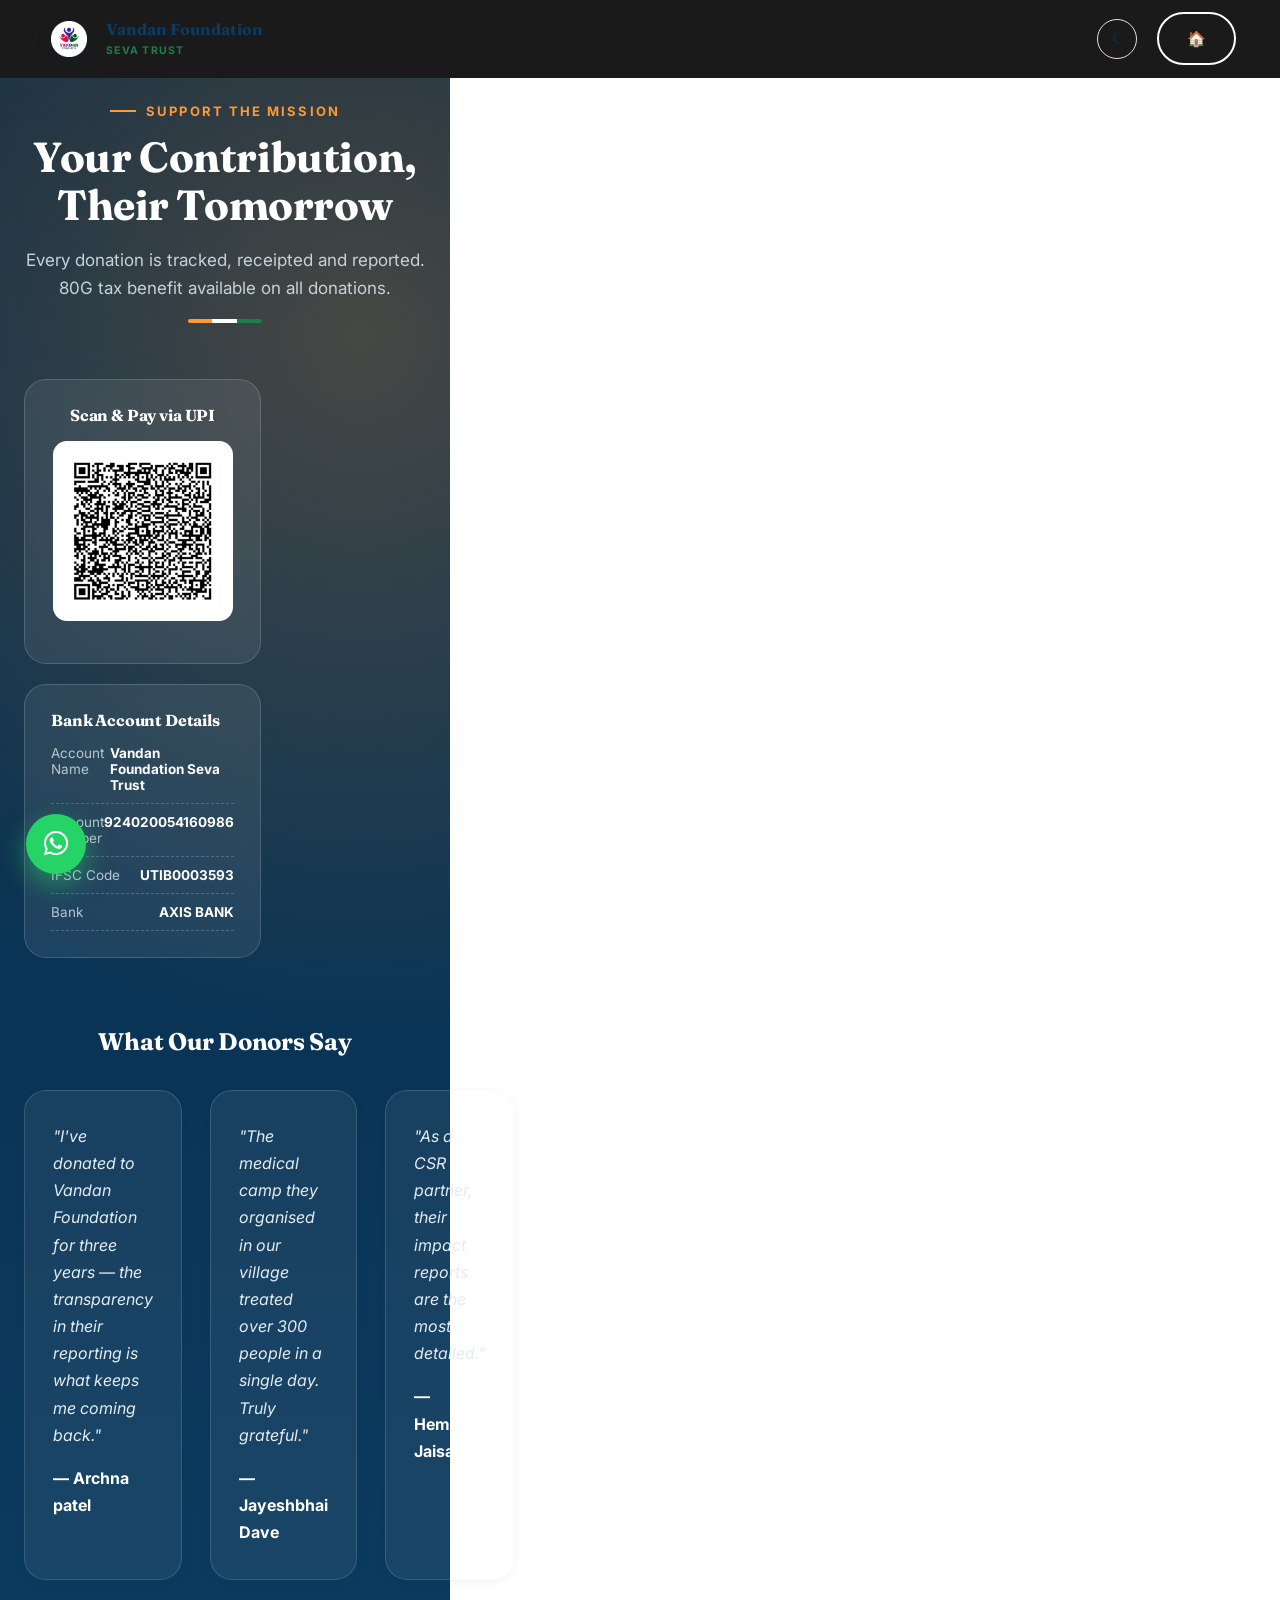
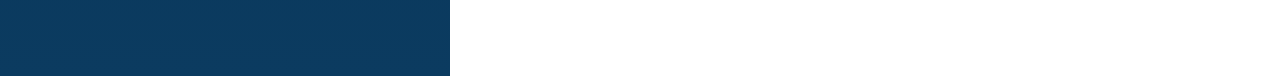
<file: Donate.html>
<!DOCTYPE html>
<html lang="en">
<head>
<meta charset="UTF-8">
<meta name="viewport" content="width=device-width, initial-scale=1.0">
<title>Vandan Foundation Seva Trust | Together We Can Make a Difference</title>
<meta name="description" content="Vandan Foundation Seva Trust is a registered charitable organization working in education, healthcare, environment and community welfare across India. Donate, volunteer, or partner with us.">
<meta name="keywords" content="NGO, charitable trust, donate, volunteer, education support, medical camps, tree plantation, India seva trust">
<meta property="og:title" content="Vandan Foundation Seva Trust">
<meta property="og:description" content="Together We Can Make a Difference — a registered charitable trust serving education, healthcare, environment and community welfare.">
<meta property="og:type" content="website">
<link rel="icon" href="data:image/svg+xml,<svg xmlns=%22http://www.w3.org/2000/svg%22 viewBox=%220 0 100 100%22><circle cx=%2250%22 cy=%2250%22 r=%2248%22 fill=%22%230B3B60%22/><text x=%2250%22 y=%2263%22 font-size=%2250%22 text-anchor=%22middle%22 fill=%22%23FF9933%22>V</text></svg>">
<link rel="preconnect" href="https://fonts.googleapis.com">
<link href="https://fonts.googleapis.com/css2?family=Fraunces:ital,wght@0,500;0,600;0,700;1,500&family=Inter:wght@400;500;600;700;800&display=swap" rel="stylesheet">
<link rel="stylesheet" href="https://cdnjs.cloudflare.com/ajax/libs/font-awesome/6.5.1/css/all.min.css">
<link rel="stylesheet" href="style.css">
</head>
<body>
<header class="navbar" id="navbar">
  <div class="container nav-inner">
    <a href="#home" class="brand">
      <span class="brand-mark"><span><img src="logo.jpg"></span></span>
      <span class="brand-name"><b>Vandan Foundation</b><small>Seva Trust</small></span>
    </a>
    <nav class="nav-links" id="navLinks">
      <a href="#home"></a>
      <a href="#about"></a>
      <a href="#gallery"></a>
      <a href="#donate"></a>
      <a href="#volunteer"></a>
      <a href="#team"></a>
      <a href="#contact"></a>
    </nav>
    <div class="nav-actions">
     <button class="nav-toggle" id="navToggle" aria-label="Toggle menu"><i class></i></button>
      <button class="icon-btn" id="themeToggle" aria-label="Toggle dark mode"><i class="fa-solid fa-moon"></i></button>
      <a href="#donate" ></a>
      <a href="index.html" class="btn btn-outline" style="">🏠</a>
    </div>
  </div>
</header>
  <!-- ============ 8. DONATION ============ -->
  <section class="section donate-section" id="donate">
    <div class="container">
      <div class="section-head center reveal" style="max-width:640px;">
        <span class="eyebrow" style="color:var(--saffron);">Support the Mission</span>
        <h2 style="color:#fff;">Your Contribution, Their Tomorrow</h2>
        <p style="color:#C6D2DA;">Every donation is tracked, receipted and reported. 80G tax benefit available on all donations.</p>
        <div class="thread center"></div>
      </div>
      <div class="donate-wrap">


        <div class="donate-side">
          <div class="qr-card reveal d1">
            <h4 style="color:#fff;font-family:'Fraunces',serif;">Scan &amp; Pay via UPI</h4>
            <div class="qr-box"><img src="qr.JPG" alt="UPI QR code for donations" loading="lazy"></div>

          </div>
          <div class="bank-card reveal d2">
            <h4 style="color:#fff;font-family:'Fraunces',serif;margin-bottom:6px;">Bank Account Details</h4>
            <div class="bank-row"><span>Account Name</span><span>Vandan Foundation Seva Trust</span></div>
            <div class="bank-row"><span>Account Number</span><span> 924020054160986</span></div>
            <div class="bank-row"><span>IFSC Code</span><span>UTIB0003593</span></div>
            <div class="bank-row"><span>Bank </span><span>AXIS BANK</span></div>
          </div>

        </div>
      </div>

      <div style="margin-top:70px;">
        <h3 style="color:#fff;text-align:center;font-size:24px;" class="reveal">What Our Donors Say</h3>
        <div class="grid g-3" style="margin-top:34px;">
          <div class="card reveal" style="background:rgba(255,255,255,.06);border-color:rgba(255,255,255,.14);"><p style="color:#E4ECF1;font-style:italic;">"I've donated to Vandan Foundation for three years — the transparency in their reporting is what keeps me coming back."</p><p style="margin-top:16px;color:#fff;font-weight:700;font-style:normal;">— Archna patel  </p></div>
          <div class="card reveal d1" style="background:rgba(255,255,255,.06);border-color:rgba(255,255,255,.14);"><p style="color:#E4ECF1;font-style:italic;">"The medical camp they organised in our village treated over 300 people in a single day. Truly grateful."</p><p style="margin-top:16px;color:#fff;font-weight:700;font-style:normal;">— Jayeshbhai Dave </p></div>
          <div class="card reveal d2" style="background:rgba(255,255,255,.06);border-color:rgba(255,255,255,.14);"><p style="color:#E4ECF1;font-style:italic;">"As a CSR partner, their impact reports are the most detailed."</p><p style="margin-top:16px;color:#fff;font-weight:700;font-style:normal;">— Heman Jaisar </p></div>
        </div>
      </div>
    </div>
  </section>

<!-- ============ FLOATING UTILITIES ============ -->
<a href="https://wa.me/919876543210" class="whatsapp-float" aria-label="Chat with us on WhatsApp" target="_blank" rel="noopener"><i class="fa-brands fa-whatsapp"></i></a>
<button class="back-top" id="backTop" aria-label="Back to top"><i class="fa-solid fa-arrow-up"></i></button>

<script src="script.js"></script>
</body>
</html>
</file>
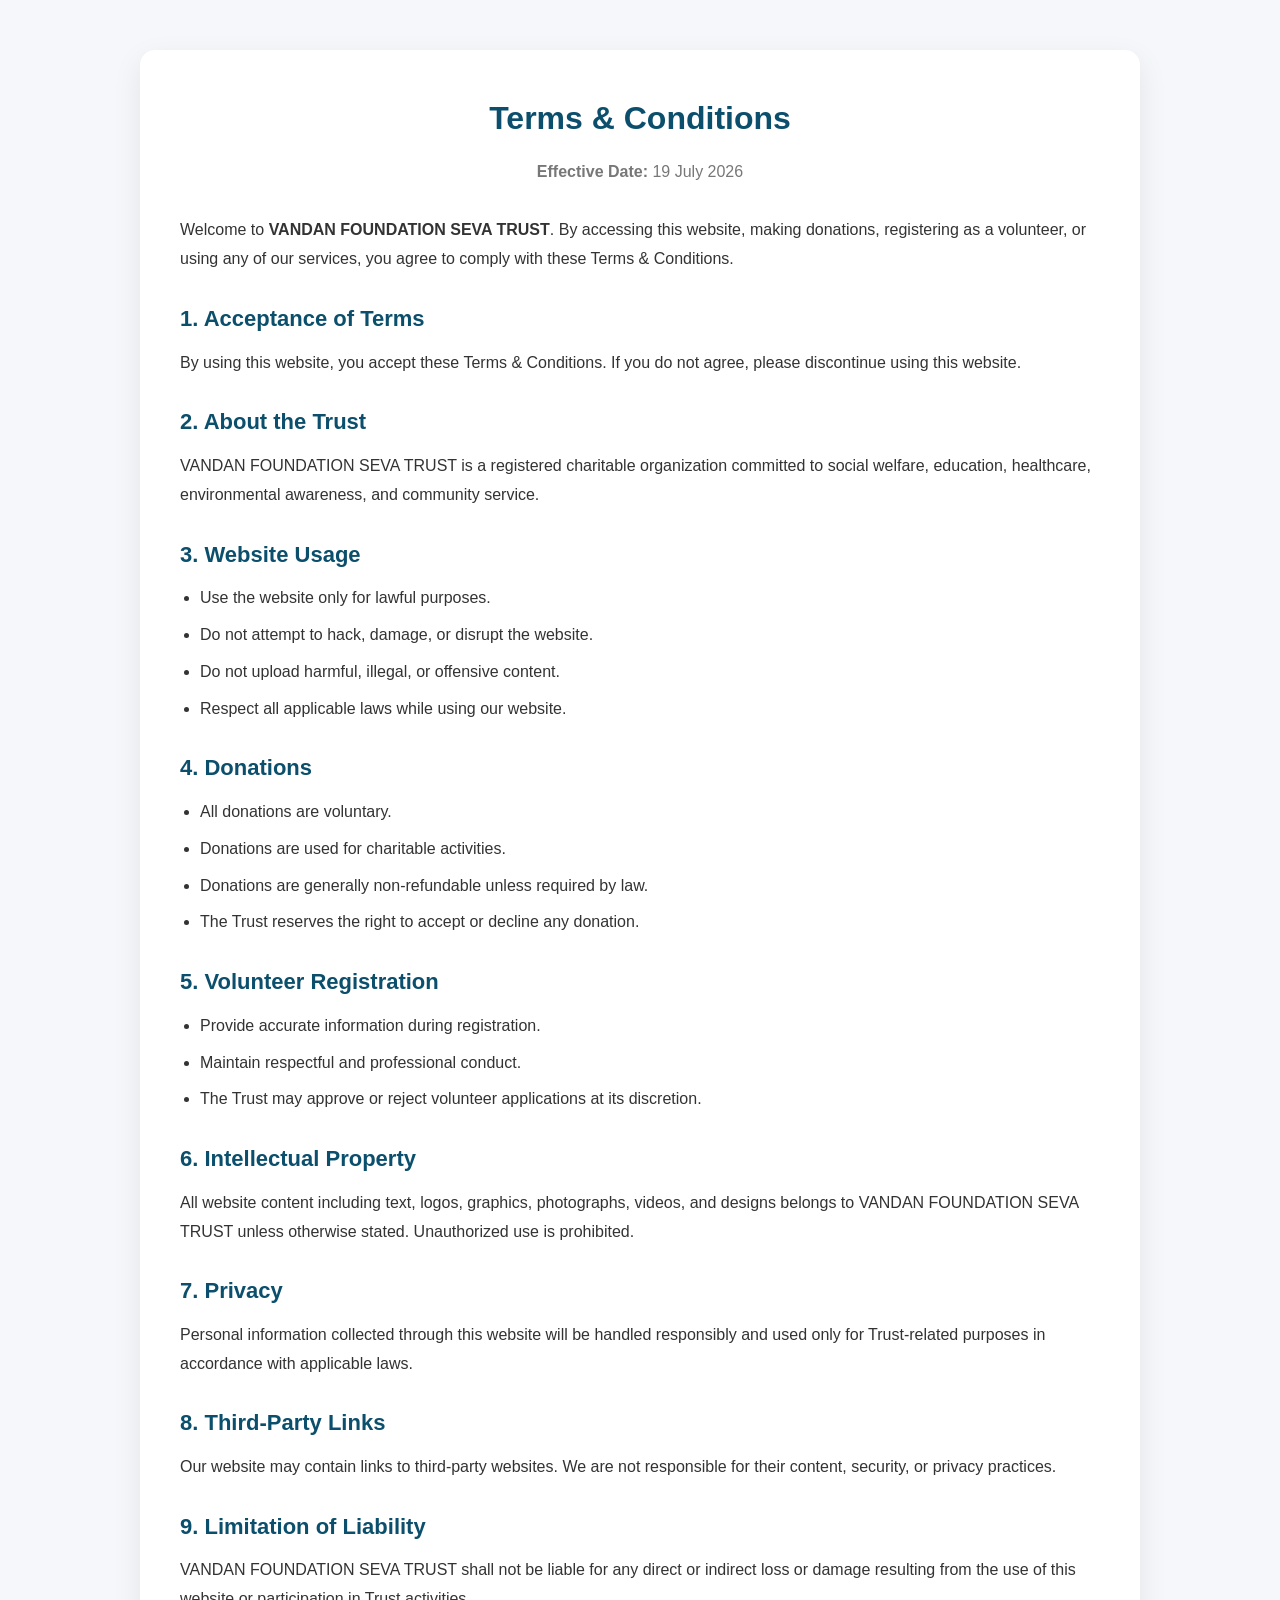
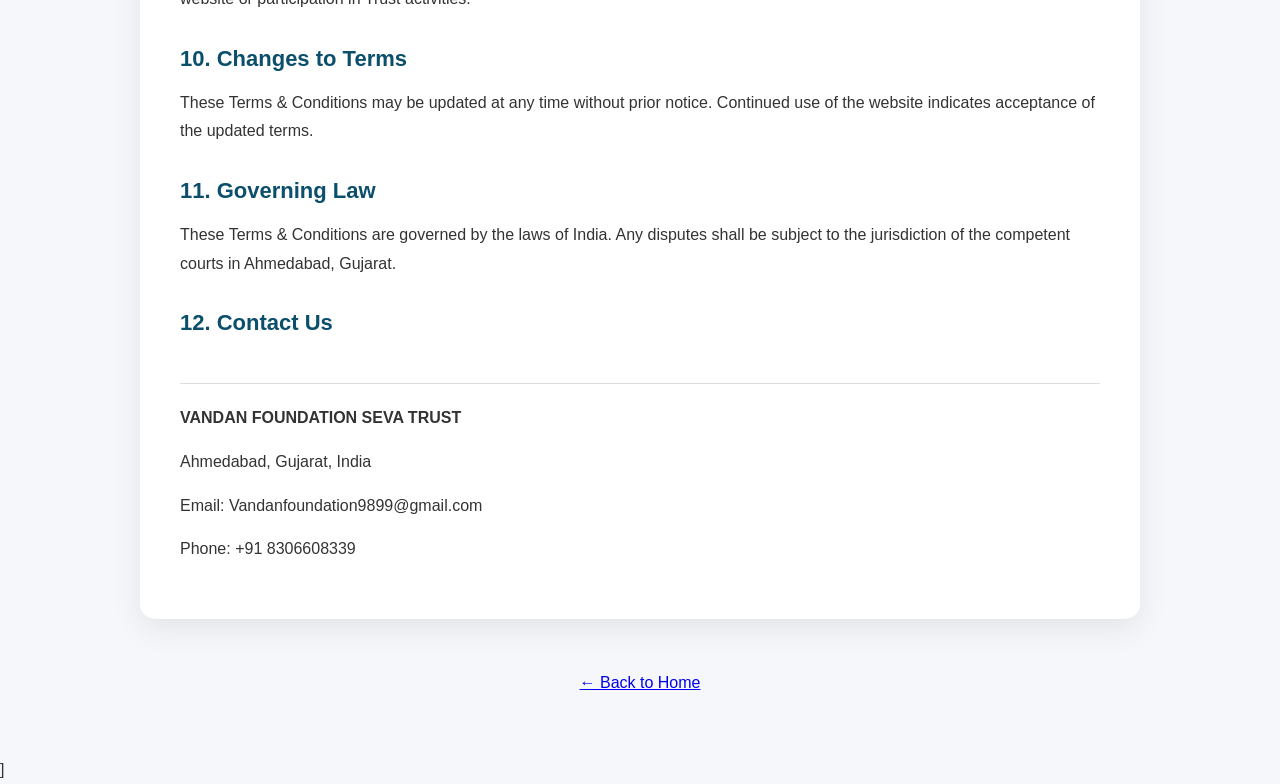
<file: tc.html>
<!DOCTYPE html>
<html lang="en">
<head>
<meta charset="UTF-8">
<meta name="viewport" content="width=device-width, initial-scale=1.0">
<title>Terms & Conditions | VANDAN FOUNDATION SEVA TRUST</title>

<style>
*{
    margin:0;
    padding:0;
    box-sizing:border-box;
}

body{
    font-family:Arial, Helvetica, sans-serif;
    background:#f5f7fa;
    color:#333;
    line-height:1.8;
}

.container{
    max-width:1000px;
    margin:50px auto;
    background:#fff;
    padding:40px;
    border-radius:15px;
    box-shadow:0 10px 30px rgba(0,0,0,.08);
}

h1{
    color:#0B4F6C;
    text-align:center;
    margin-bottom:10px;
}

.date{
    text-align:center;
    color:#777;
    margin-bottom:30px;
}

h2{
    color:#0B4F6C;
    margin:25px 0 10px;
    font-size:22px;
}

p{
    margin-bottom:15px;
}

ul{
    margin-left:20px;
    margin-bottom:15px;
}

li{
    margin-bottom:8px;
}

.footer{
    margin-top:40px;
    padding-top:20px;
    border-top:1px solid #ddd;
}

@media(max-width:768px){
.container{
    margin:20px;
    padding:25px;
}

h1{
    font-size:28px;
}

h2{
    font-size:20px;
}

.home-btn{
    display:inline-block;
    background:#0B4F6C;
    color:#fff;
    text-decoration:none;
    padding:12px 28px;
    border-radius:50px;
    font-size:16px;
    font-weight:600;
    transition:0.3s ease;
    box-shadow:0 6px 15px rgba(11,79,108,0.25);
}

.home-btn:hover{
    background:#083B50;
    transform:translateY(-3px);
    box-shadow:0 10px 20px rgba(11,79,108,0.35);
}

.home-btn:active{
    transform:translateY(0);
}

}

</style>
</head>

<body>

<div class="container">

<h1>Terms & Conditions</h1>

<p class="date"><strong>Effective Date:</strong> 19 July 2026</p>

<p>
Welcome to <strong>VANDAN FOUNDATION SEVA TRUST</strong>. By accessing this website,
making donations, registering as a volunteer, or using any of our services,
you agree to comply with these Terms & Conditions.
</p>

<h2>1. Acceptance of Terms</h2>
<p>
By using this website, you accept these Terms & Conditions. If you do not agree,
please discontinue using this website.
</p>

<h2>2. About the Trust</h2>
<p>
VANDAN FOUNDATION SEVA TRUST is a registered charitable organization committed to
social welfare, education, healthcare, environmental awareness, and community service.
</p>

<h2>3. Website Usage</h2>
<ul>
<li>Use the website only for lawful purposes.</li>
<li>Do not attempt to hack, damage, or disrupt the website.</li>
<li>Do not upload harmful, illegal, or offensive content.</li>
<li>Respect all applicable laws while using our website.</li>
</ul>

<h2>4. Donations</h2>
<ul>
<li>All donations are voluntary.</li>
<li>Donations are used for charitable activities.</li>
<li>Donations are generally non-refundable unless required by law.</li>
<li>The Trust reserves the right to accept or decline any donation.</li>
</ul>

<h2>5. Volunteer Registration</h2>
<ul>
<li>Provide accurate information during registration.</li>
<li>Maintain respectful and professional conduct.</li>
<li>The Trust may approve or reject volunteer applications at its discretion.</li>
</ul>

<h2>6. Intellectual Property</h2>
<p>
All website content including text, logos, graphics, photographs, videos, and
designs belongs to VANDAN FOUNDATION SEVA TRUST unless otherwise stated.
Unauthorized use is prohibited.
</p>

<h2>7. Privacy</h2>
<p>
Personal information collected through this website will be handled responsibly
and used only for Trust-related purposes in accordance with applicable laws.
</p>

<h2>8. Third-Party Links</h2>
<p>
Our website may contain links to third-party websites. We are not responsible
for their content, security, or privacy practices.
</p>

<h2>9. Limitation of Liability</h2>
<p>
VANDAN FOUNDATION SEVA TRUST shall not be liable for any direct or indirect loss
or damage resulting from the use of this website or participation in Trust activities.
</p>

<h2>10. Changes to Terms</h2>
<p>
These Terms & Conditions may be updated at any time without prior notice.
Continued use of the website indicates acceptance of the updated terms.
</p>

<h2>11. Governing Law</h2>
<p>
These Terms & Conditions are governed by the laws of India. Any disputes shall
be subject to the jurisdiction of the competent courts in Ahmedabad, Gujarat.
</p>

<h2>12. Contact Us</h2>

<div class="footer">
<p><strong>VANDAN FOUNDATION SEVA TRUST</strong></p>
<p>Ahmedabad, Gujarat, India</p>
<p>Email: Vandanfoundation9899@gmail.com</p>
<p>Phone: +91 8306608339</p>
</div>

</div>

<div style="text-align:center; margin-top:35px;">
    <a href="index.html" class="home-btn">← Back to Home</a>
</div>
<br>
<br>]
</body>
</html>
</file>
<file: style.css>
/* ==========================================================================
   VANDAN FOUNDATION SEVA TRUST — Stylesheet
   Design tokens: saffron #FF9933 / navy #0B3B60 / green #1E7D4F / white
   Display face: Fraunces (warm serif) — Body/UI: Inter
   Signature motif: the "tricolour thread" — a 3px saffron→white→green rule
   used as a section marker, and an arch silhouette echoing Indian temple
   gateways used to frame imagery throughout the site.
   ========================================================================== */

:root{
  --saffron:#FF9933;
  --saffron-dark:#E07C10;
  --navy:#0B3B60;
  --navy-deep:#082944;
  --green:#1E7D4F;
  --green-deep:#145C39;
  --white:#FFFFFF;
  --cream:#FBF8F2;
  --ink:#152230;
  --ink-soft:#54646F;
  --line:#E7E2D6;

  --radius-lg:22px;
  --radius-md:14px;
  --radius-sm:8px;
  --shadow-sm:0 2px 10px rgba(11,59,96,.06);
  --shadow-md:0 12px 32px rgba(11,59,96,.10);
  --shadow-lg:0 24px 60px rgba(11,59,96,.16);
  --thread:linear-gradient(90deg,var(--saffron) 0%,var(--saffron) 33%,#ffffff 33%,#ffffff 66%,var(--green) 66%,var(--green) 100%);

  --maxw:1240px;
  --nav-h:78px;
}

[data-theme="dark"]{
  --white:#0E1720;
  --cream:#111B24;
  --ink:#F3F0E9;
  --ink-soft:#B6C0C8;
  --line:#243440;
  --shadow-sm:0 2px 10px rgba(0,0,0,.3);
  --shadow-md:0 12px 32px rgba(0,0,0,.4);
  --shadow-lg:0 24px 60px rgba(0,0,0,.5);
}

*,*::before,*::after{box-sizing:border-box;}
html{scroll-behavior:smooth;}
body{
  margin:0;
  font-family:'Inter',system-ui,sans-serif;
  color:var(--ink);
  background:var(--white);
  -webkit-font-smoothing:antialiased;
  overflow-x:hidden;
  transition:background .35s ease,color .35s ease;
  width: 450px;
  overflow-x: hidden; /* Hides horizontal scrollbars */
  margin: 0;
  padding: 0;
  box-sizing: border-box;
}
img{max-width:100%;display:block;}
a{color:inherit;text-decoration:none;}
ul{list-style:none;margin:0;padding:0;}
button{font-family:inherit;cursor:pointer;}
input,textarea,select{font-family:inherit;}
:focus-visible{outline:3px solid var(--saffron);outline-offset:2px;}
.container{max-width:var(--maxw);margin:0 auto;padding:0 24px;}

h1,h2,h3,h4{
  font-family:'Fraunces',serif;
  color:var(--navy);
  margin:0;
  line-height:1.15;
  letter-spacing:-0.01em;
}
[data-theme="dark"] h1,[data-theme="dark"] h2,[data-theme="dark"] h3,[data-theme="dark"] h4{color:#F3F0E9;}
p{color:var(--ink-soft);line-height:1.7;margin:0;}

.eyebrow{
  display:inline-flex;align-items:center;gap:10px;
  font-family:'Inter',sans-serif;font-weight:700;font-size:13px;
  letter-spacing:.16em;text-transform:uppercase;color:var(--green);
  margin-bottom:14px;
}
.eyebrow::before{content:"";width:26px;height:2px;background:var(--saffron);display:inline-block;}

.thread{
  width:74px;height:4px;border-radius:4px;background:var(--thread);
  margin:16px 0 0;
}
.thread.center{margin-inline:auto;}

.section{padding:96px 0;}
.section.alt{background:var(--cream);}
.section-head{max-width:680px;margin-bottom:56px;}
.section-head.center{margin-inline:auto;text-align:center;}
.section-head h2{font-size:clamp(28px,3.4vw,42px);}
.section-head p{margin-top:16px;font-size:17px;}

/* ---------- Buttons ---------- */
.btn{
  display:inline-flex;align-items:center;justify-content:center;gap:9px;
  padding:15px 28px;border-radius:100px;font-weight:700;font-size:15px;
  border:2px solid transparent;transition:transform .25s ease,box-shadow .25s ease,background .25s ease,color .25s ease;
  white-space:nowrap;
}
.btn:hover{transform:translateY(-3px);}
.btn-saffron{background:var(--saffron);color:#fff;box-shadow:0 10px 24px rgba(255,153,51,.35);}
.btn-saffron:hover{background:var(--saffron-dark);}
.btn-navy{background:var(--navy);color:#fff;box-shadow:0 10px 24px rgba(11,59,96,.3);}
.btn-navy:hover{background:var(--navy-deep);}
.btn-outline{background:transparent;border-color:#fff;color:#fff;}
.btn-outline:hover{background:rgba(255,255,255,.14);}
.btn-outline-navy{background:transparent;border-color:var(--navy);color:var(--navy);}
.btn-outline-navy:hover{background:var(--navy);color:#fff;}
.btn-green{background:var(--green);color:#fff;box-shadow:0 10px 24px rgba(30,125,79,.3);}
.btn-green:hover{background:var(--green-deep);}
.btn-block{width:100%;}
.btn-sm{padding:10px 18px;font-size:13px;}

/* ---------- Navbar ---------- */
.navbar{
  position:fixed;top:0;left:0;right:0;z-index:1000;
  height:var(--nav-h);display:flex;align-items:center;
  background:rgba(255,255,255,.7);backdrop-filter:blur(14px) saturate(160%);
  -webkit-backdrop-filter:blur(14px) saturate(160%);
  border-bottom:1px solid transparent;
  transition:background .35s ease,box-shadow .35s ease,border-color .35s ease,height .3s ease;
}
[data-theme="dark"] .navbar{background:rgba(14,23,32,.7);}
.navbar.scrolled{background:rgba(255,255,255,.92);box-shadow:var(--shadow-sm);border-bottom-color:var(--line);height:66px;}
[data-theme="dark"] .navbar.scrolled{background:rgba(14,23,32,.92);}
.nav-inner{display:flex;align-items:center;justify-content:space-between;width:100%;}
.brand{display:flex;align-items:center;gap:12px;font-family:'Fraunces',serif;}
.brand-mark{
  width:50px;height:50px;border-radius:50%;
  
  display:flex;align-items:center;justify-content:center;box-shadow:var(--shadow-sm);
  flex:none;
}
.brand-mark span{width:36px;height:36px;border-radius:50%;background:var(--navy);color:#fff;display:flex;align-items:center;justify-content:center;font-size:15px;font-weight:700;}
.brand-name{line-height:1.15;}
.brand-name b{display:block;font-size:16px;color:var(--navy);}
[data-theme="dark"] .brand-name b{color:#F3F0E9;}
.brand-name small{font-family:'Inter',sans-serif;font-size:10.5px;letter-spacing:.12em;text-transform:uppercase;color:var(--green);font-weight:700;}

.nav-links{display:flex;align-items:center;gap:28px;}
.nav-links a{
  font-size:14.5px;font-weight:600;color:var(--ink);position:relative;padding:6px 0;
}
.nav-links a::after{
  content:"";position:absolute;left:0;bottom:-3px;height:3px;width:0;border-radius:4px;
  background:var(--thread);transition:width .3s ease;
}
.nav-links a:hover::after,.nav-links a.active::after{width:100%;}
.nav-actions{display:flex;align-items:center;gap:10px;}
.icon-btn{
  width:40px;height:40px;border-radius:50%;border:1.5px solid var(--line);background:transparent;
  display:flex;align-items:center;justify-content:center;color:var(--ink);transition:.25s;
}
.icon-btn:hover{border-color:var(--saffron);color:var(--saffron);}
.nav-toggle{display:none;background:none;border:none;color:var(--navy);}
[data-theme="dark"] .nav-toggle{color:#F3F0E9;}

@media (max-width:980px){
  .nav-links{
    position:fixed;top:var(--nav-h);left:0;right:0;bottom:0;background:var(--white);
    flex-direction:column;justify-content:flex-start;padding:32px 24px;gap:6px;
    transform:translateX(100%);transition:transform .4s cubic-bezier(.7,0,.2,1);overflow-y:auto;
  }
  .nav-links.open{transform:translateX(0);}
  .nav-links a{width:100%;padding:14px 4px;border-bottom:1px solid var(--line);font-size:17px;}
  .nav-toggle{display:block;}
}

/* ---------- Hero ---------- */
.hero{
  position:relative;min-height:100vh;display:flex;align-items:center;
  padding-top:var(--nav-h);overflow:hidden;
  background:linear-gradient(180deg,var(--navy-deep) 0%,var(--navy) 100%);
}
.hero::before{
  content:"";position:absolute;inset:0;
  background:
    radial-gradient(circle at 15% 20%,rgba(255,153,51,.28),transparent 45%),
    radial-gradient(circle at 85% 75%,rgba(30,125,79,.32),transparent 50%);
  pointer-events:none;
}
.hero-grid{
  position:relative;z-index:2;display:grid;grid-template-columns:1.05fr .95fr;gap:56px;align-items:center;
}
.hero-copy .eyebrow{color:var(--saffron);}
.hero-copy .eyebrow::before{background:#fff;}
.hero-copy h1{
  color:#fff;font-size:clamp(36px,5.2vw,64px);font-weight:600;
}
.hero-copy h1 em{color:var(--saffron);font-style:italic;}
.hero-copy p{color:#D9E2E9;font-size:18px;max-width:520px;margin-top:20px;}
.hero-ctas{display:flex;flex-wrap:wrap;gap:14px;margin-top:34px;}
.hero-stats{display:flex;gap:34px;margin-top:52px;flex-wrap:wrap;}
.hero-stats div b{display:block;font-family:'Fraunces',serif;font-size:28px;color:#fff;}
.hero-stats div span{font-size:12.5px;color:#B9C6D0;text-transform:uppercase;letter-spacing:.08em;}

.hero-visual{position:relative;}
.arch{
  position:relative;width:100%;aspect-ratio:4/5;
  border-radius:var(--radius-lg);overflow:hidden;
  box-shadow:0 30px 70px rgba(0,0,0,.45);
  border:6px solid rgba(255,255,255,.15);
}
.arch img{width:100%;height:100%;object-fit:cover;}
.arch::after{
  content:"";position:absolute;inset:0;border-radius:inherit;
  box-shadow:inset 0 -80px 60px -30px rgba(8,41,68,.7);
}
.floating-card{
  position:absolute;background:rgba(255,255,255,.92);backdrop-filter:blur(10px);
  border-radius:var(--radius-md);padding:16px 20px;box-shadow:var(--shadow-lg);
  display:flex;align-items:center;gap:12px;animation:float 5s ease-in-out infinite;
}
.floating-card.fc1{top:8%;left:-8%;}
.floating-card.fc2{bottom:10%;right:-10%;animation-delay:1.5s;}
.floating-card .fc-icon{width:44px;height:44px;border-radius:50%;background:var(--green);color:#fff;display:flex;align-items:center;justify-content:center;flex:none;}
.floating-card .fc1 .fc-icon{background:var(--saffron);}
.floating-card b{display:block;color:var(--navy);font-family:'Fraunces',serif;font-size:18px;}
.floating-card span{font-size:12px;color:var(--ink-soft);}
@keyframes float{0%,100%{transform:translateY(0);}50%{transform:translateY(-14px);}}

.scroll-cue{position:absolute;bottom:26px;left:50%;transform:translateX(-50%);z-index:3;color:#cfd9e0;display:flex;flex-direction:column;align-items:center;gap:6px;font-size:11px;letter-spacing:.14em;text-transform:uppercase;}
.scroll-cue .dot{width:1px;height:34px;background:linear-gradient(#fff,transparent);animation:dotmove 1.8s ease-in-out infinite;}
@keyframes dotmove{0%{opacity:0;}50%{opacity:1;}100%{opacity:0;}}

@media (max-width:980px){
  .hero-grid{grid-template-columns:1fr;text-align:left;}
  .hero-visual{max-width:360px;margin:0 auto;order:-1;}
  .floating-card{display:none;}
}

/* ---------- Cards / general ---------- */
.grid{display:grid;gap:28px;}
.g-2{grid-template-columns:repeat(2,1fr);}
.g-3{grid-template-columns:repeat(3,1fr);}
.g-4{grid-template-columns:repeat(4,1fr);}
@media (max-width:980px){.g-3,.g-4{grid-template-columns:repeat(2,1fr);}}
@media (max-width:640px){.g-2,.g-3,.g-4{grid-template-columns:1fr;}}

.card{
  background:var(--white);border-radius:var(--radius-lg);padding:32px 28px;
  box-shadow:var(--shadow-sm);border:1px solid var(--line);
  transition:transform .35s cubic-bezier(.2,.7,.3,1),box-shadow .35s ease,border-color .35s ease;
}
.card:hover{transform:translateY(-8px);box-shadow:var(--shadow-md);border-color:transparent;}

/* About */
.about-grid{display:grid;grid-template-columns:.9fr 1.1fr;gap:64px;align-items:center;}
.about-img{position:relative;}
.about-img .arch{aspect-ratio:1/1.05;border-radius:var(--radius-lg);}
.about-badge{
  position:absolute;bottom:-24px;left:-24px;background:var(--green);color:#fff;
  padding:20px 22px;border-radius:var(--radius-md);box-shadow:var(--shadow-lg);text-align:center;
}
.about-badge b{display:block;font-family:'Fraunces',serif;font-size:30px;}
.about-badge span{font-size:11.5px;text-transform:uppercase;letter-spacing:.08em;}
.about-list{margin-top:28px;display:grid;gap:14px;}
.about-list li{display:flex;gap:12px;align-items:flex-start;color:var(--ink);font-weight:500;}
.about-list li i{color:var(--green);margin-top:3px;flex:none;}
.tab-row{display:flex;gap:10px;margin-top:34px;flex-wrap:wrap;}
.tab-btn{
  padding:11px 20px;border-radius:100px;border:1.5px solid var(--line);background:transparent;
  font-weight:600;font-size:13.5px;color:var(--ink-soft);transition:.25s;
}
.tab-btn.active,.tab-btn:hover{background:var(--navy);border-color:var(--navy);color:#fff;}
.tab-panel{display:none;margin-top:22px;animation:fadeUp .5s ease;}
.tab-panel.active{display:block;}
@keyframes fadeUp{from{opacity:0;transform:translateY(10px);}to{opacity:1;transform:translateY(0);}}

@media (max-width:980px){.about-grid{grid-template-columns:1fr;}.about-badge{position:static;display:inline-block;margin-top:18px;}}

/* Founder */
.founder-wrap{display:grid;grid-template-columns:.85fr 1.15fr;gap:44px;align-items:stretch;}
.founder-photo{position:relative;border-radius:var(--radius-lg);overflow:hidden;box-shadow:var(--shadow-md);}
.founder-photo img{height:100%;object-fit:cover;}
.founder-photo .tag{position:absolute;left:20px;bottom:20px;background:rgba(255,255,255,.94);padding:10px 16px;border-radius:100px;font-size:12.5px;font-weight:700;color:var(--navy);box-shadow:var(--shadow-sm);}
.founder-card{background:var(--navy);border-radius:var(--radius-lg);padding:44px;color:#fff;position:relative;overflow:hidden;}
.founder-card::before{content:"\201C";position:absolute;top:6px;right:28px;font-family:'Fraunces',serif;font-size:140px;color:rgba(255,255,255,.06);line-height:1;}
.founder-card h3{color:#fff;font-size:26px;}
.founder-card .role{color:var(--saffron);font-weight:700;font-size:13px;letter-spacing:.1em;text-transform:uppercase;margin-top:6px;display:block;}
.founder-card p{color:#D9E2E9;margin-top:18px;}
.founder-sign{margin-top:26px;font-family:'Fraunces',serif;font-style:italic;color:#fff;font-size:20px;}

/* Team */
.member-card{text-align:center;padding:26px 22px;}
.member-photo{width:120px;height:120px;border-radius:80%;overflow:hidden;margin:0 auto 18px;border:var(--radius-lg);box-shadow:var(--shadow-sm);}
.member-photo img{width:100%;height:100%;object-fit:cover;border:var(--radius-lg);}
.member-card h4{font-size:17px;}
.member-card .role{color:var(--green);font-weight:700;font-size:12.5px;text-transform:uppercase;letter-spacing:.06em;margin:6px 0 10px;display:block;}
.member-card p{font-size:13.5px;}
.member-social{display:flex;justify-content:center;gap:10px;margin-top:16px;}
.member-social a{width:32px;height:32px;border-radius:50%;background:var(--cream);display:flex;align-items:center;justify-content:center;color:var(--navy);font-size:13px;transition:.25s;}
.member-social a:hover{background:var(--saffron);color:#fff;}

/* Services */
.service-card{text-align:left;}
.service-icon{
  width:60px;height:60px;border-radius:18px;display:flex;align-items:center;justify-content:center;
  background:linear-gradient(135deg,var(--saffron),var(--green));color:#fff;font-size:24px;margin-bottom:22px;
}
.service-card h4{font-size:18px;margin-bottom:10px;}
.service-card p{font-size:14.5px;}

/* Gallery */
.gallery-filters{display:flex;gap:10px;flex-wrap:wrap;margin-bottom:34px;}
.gallery-grid{display:grid;grid-template-columns:repeat(4,1fr);gap:18px;grid-auto-flow:dense;}
.gallery-item{position:relative;border-radius:var(--radius-md);overflow:hidden;cursor:pointer;aspect-ratio:1/1;}
.gallery-item.wide{grid-column:span 2;}
.gallery-item.tall{grid-row:span 2;}
.gallery-item img{width:100%;height:100%;object-fit:cover;transition:transform .5s ease;}
.gallery-item:hover img{transform:scale(1.08);}
.gallery-overlay{
  position:absolute;inset:0;background:linear-gradient(0deg,rgba(8,41,68,.85),transparent 55%);
  display:flex;align-items:flex-end;padding:16px;opacity:0;transition:opacity .3s ease;color:#fff;
}
.gallery-item:hover .gallery-overlay{opacity:1;}
.gallery-overlay span{font-weight:700;font-size:14px;}
@media (max-width:900px){.gallery-grid{grid-template-columns:repeat(2,1fr);}}

.lightbox{position:fixed;inset:0;background:rgba(8,17,25,.94);z-index:2000;display:none;align-items:center;justify-content:center;padding:40px;}
.lightbox.open{display:flex;}
.lightbox img{max-width:90vw;max-height:80vh;border-radius:12px;}
.lightbox-close{position:absolute;top:26px;right:34px;color:#fff;font-size:30px;background:none;border:none;}
.lightbox-nav{position:absolute;top:50%;transform:translateY(-50%);background:rgba(255,255,255,.12);color:#fff;border:none;width:50px;height:50px;border-radius:50%;font-size:20px;}
.lightbox-nav.prev{left:24px;}
.lightbox-nav.next{right:24px;}

/* Donation */
.donate-section{background:linear-gradient(180deg,var(--navy-deep),var(--navy));position:relative;color:#fff;}
.donate-section::before{content:"";position:absolute;inset:0;background:radial-gradient(circle at 80% 20%,rgba(255,153,51,.25),transparent 50%);}
.donate-wrap{position:relative;z-index:1;display:grid;grid-template-columns:1.1fr .9fr;gap:44px;}
.donate-card{background:#fff;border-radius:var(--radius-lg);padding:30px;box-shadow:var(--shadow-lg);color:var(--ink);width:360px}
.donate-card h3{font-size:22px;}
.amount-grid{display:grid;grid-template-columns:repeat(3,1fr);gap:12px;margin:20px 0;}
.amount-btn{padding:16px 10px;border-radius:var(--radius-sm);border:1.5px solid var(--line);font-weight:700;text-align:center;transition:.2s;background:var(--cream);}
.amount-btn.active,.amount-btn:hover{border-color:var(--saffron);background:rgba(255,153,51,.1);color:var(--saffron-dark);}
.custom-amount{display:flex;align-items:center;border:1.5px solid var(--line);border-radius:var(--radius-sm);overflow:hidden;margin-bottom:18px;}
.custom-amount span{padding:14px 16px;background:var(--cream);font-weight:700;color:var(--navy);}
.custom-amount input{flex:1;border:none;padding:14px 16px;font-size:15px;background:transparent;color:var(--ink);}
.custom-amount input:focus{outline:none;}
.anon-row{display:flex;align-items:center;gap:10px;margin-bottom:20px;font-size:14px;color:var(--ink-soft);}
.donate-side{display:flex;flex-direction:column;gap:20px;}
.qr-card{background:rgba(255,255,255,.08);border:1px solid rgba(255,255,255,.16);border-radius:var(--radius-lg);padding:26px;text-align:center;backdrop-filter:blur(6px);}
.qr-box{width:180px;height:180px;background:#fff;border-radius:14px;margin:16px auto;display:flex;align-items:center;justify-content:center;padding:12px;}
.bank-card{background:rgba(255,255,255,.08);border:1px solid rgba(255,255,255,.16);border-radius:var(--radius-lg);padding:26px;backdrop-filter:blur(6px);}
.bank-row{display:flex;justify-content:space-between;padding:10px 0;border-bottom:1px dashed rgba(255,255,255,.2);font-size:13.5px;}
.bank-row span:first-child{color:#B9C6D0;}
.bank-row span:last-child{font-weight:700;}
.progress-wrap{margin-top:26px;}
.progress-bar{height:12px;border-radius:100px;background:rgba(255,255,255,.15);overflow:hidden;}
.progress-fill{height:100%;border-radius:100px;background:var(--thread);width:0%;transition:width 1.6s cubic-bezier(.2,.7,.3,1);}
.progress-labels{display:flex;justify-content:space-between;margin-top:10px;font-size:12.5px;color:#B9C6D0;}

/* Forms */
.form-grid{display:grid;grid-template-columns:1fr 1fr;gap:18px;}
.field{display:flex;flex-direction:column;gap:8px;margin-bottom:18px;}
.field.full{grid-column:1/-1;}
.field label{font-size:13px;font-weight:700;color:var(--navy);}
[data-theme="dark"] .field label{color:#F3F0E9;}
.field input,.field select,.field textarea{
  padding:13px 16px;border-radius:var(--radius-sm);border:1.5px solid var(--line);background:var(--white);
  font-size:14.5px;color:var(--ink);transition:.2s;
}
.field input:focus,.field select:focus,.field textarea:focus{outline:none;border-color:var(--saffron);box-shadow:0 0 0 4px rgba(255,153,51,.14);}
.field-file{
  border:1.5px dashed var(--line);border-radius:var(--radius-sm);padding:22px;text-align:center;color:var(--ink-soft);
  cursor:pointer;font-size:13.5px;
}
.field-file:hover{border-color:var(--saffron);}
@media (max-width:700px){.form-grid{grid-template-columns:1fr;}}

.form-card{background:var(--white);border-radius:var(--radius-lg);box-shadow:var(--shadow-md);padding:44px;border:1px solid var(--line);}
.success-msg{
  display:none;text-align:center;padding:60px 20px;
}
.success-msg.show{display:block;}
.success-msg i{font-size:56px;color:var(--green);margin-bottom:18px;}
.success-msg h3{font-size:24px;}
.success-msg p{margin-top:10px;}

/* Projects */
.proj-tabs{display:flex;gap:10px;margin-bottom:38px;flex-wrap:wrap;}
.proj-card{overflow:hidden;padding:0;}
.proj-img{height:190px;overflow:hidden;}
.proj-img img{width:100%;height:100%;object-fit:cover;transition:transform .5s ease;}
.proj-card:hover .proj-img img{transform:scale(1.08);}
.proj-body{padding:24px;}
.proj-status{display:inline-block;font-size:11px;font-weight:700;text-transform:uppercase;letter-spacing:.06em;padding:5px 12px;border-radius:100px;margin-bottom:12px;}
.proj-status.ongoing{background:rgba(255,153,51,.15);color:var(--saffron-dark);}
.proj-status.upcoming{background:rgba(11,59,96,.12);color:var(--navy);}
.proj-status.completed{background:rgba(30,125,79,.14);color:var(--green-deep);}
.proj-body h4{font-size:17px;margin-bottom:8px;}
.proj-body p{font-size:14px;}
.proj-panel{display:none;}
.proj-panel.active{display:grid;}

/* Testimonials */
.test-slider{position:relative;max-width:760px;margin:0 auto;overflow:hidden;}
.test-track{display:flex;transition:transform .6s cubic-bezier(.2,.7,.3,1);}
.test-slide{min-width:100%;text-align:center;padding:10px 30px;}
.test-slide .stars{color:var(--saffron);margin-bottom:18px;font-size:15px;}
.test-slide p{font-size:19px;font-family:'Fraunces',serif;color:var(--navy);font-style:italic;line-height:1.6;}
[data-theme="dark"] .test-slide p{color:#F3F0E9;}
.test-person{margin-top:24px;display:flex;align-items:center;justify-content:center;gap:12px;}
.test-person img{width:52px;height:52px;border-radius:50%;object-fit:cover;}
.test-person b{display:block;color:var(--navy);font-size:14.5px;}
[data-theme="dark"] .test-person b{color:#F3F0E9;}
.test-person span{font-size:12.5px;color:var(--ink-soft);}
.test-dots{display:flex;justify-content:center;gap:9px;margin-top:30px;}
.test-dots button{width:9px;height:9px;border-radius:50%;background:var(--line);border:none;}
.test-dots button.active{background:var(--saffron);width:24px;border-radius:6px;transition:.3s;}

/* Stats */
.stats-section{background:var(--navy);position:relative;overflow:hidden;}
.stats-section::before{content:"";position:absolute;inset:0;background:radial-gradient(circle at 10% 90%,rgba(30,125,79,.3),transparent 50%);}
.stats-grid{position:relative;z-index:1;display:grid;grid-template-columns:repeat(6,1fr);gap:20px;}
.stat-item{text-align:center;color:#fff;}
.stat-item .num{font-family:'Fraunces',serif;font-size:clamp(28px,3vw,42px);color:var(--saffron);}
.stat-item span{font-size:12.5px;color:#C6D2DA;text-transform:uppercase;letter-spacing:.06em;}
@media (max-width:980px){.stats-grid{grid-template-columns:repeat(3,1fr);row-gap:36px;}}
@media (max-width:560px){.stats-grid{grid-template-columns:repeat(2,1fr);}}

/* Social */
.social-strip{display:flex;justify-content:center;gap:20px;flex-wrap:wrap;}
.social-strip a{
  width:66px;height:66px;border-radius:50%;background:var(--white);border:1.5px solid var(--line);
  display:flex;align-items:center;justify-content:center;font-size:24px;color:var(--navy);
  transition:.3s;box-shadow:var(--shadow-sm);
}
.social-strip a:hover{transform:translateY(-6px);color:#fff;border-color:transparent;}
.social-strip a.fb:hover{background:#1877F2;}
.social-strip a.ig:hover{background:linear-gradient(45deg,#f09433,#e6683c,#dc2743,#cc2366,#bc1888);}
.social-strip a.wa:hover{background:#25D366;}
.social-strip a.yt:hover{background:#FF0000;}
.social-strip a.x:hover{background:#000;}

/* Map / contact info */
.contact-wrap{display:grid;grid-template-columns:.9fr 1.1fr;gap:40px;}
.info-card{display:flex;gap:16px;padding:22px;border-radius:var(--radius-md);background:var(--cream);margin-bottom:16px;}
.info-card i{width:46px;height:46px;border-radius:12px;background:var(--navy);color:#fff;display:flex;align-items:center;justify-content:center;flex:none;font-size:18px;}
.info-card b{display:block;color:var(--navy);font-size:14.5px;}
[data-theme="dark"] .info-card b{color:#F3F0E9;}
.info-card span{font-size:13.5px;color:var(--ink-soft);}
.map-frame{border-radius:var(--radius-lg);overflow:hidden;box-shadow:var(--shadow-md);border:1px solid var(--line);height:100%;min-height:340px;}
.map-frame iframe{width:100%;height:100%;min-height:340px;border:0;}

/* FAQ */
.faq-cats{display:flex;gap:10px;flex-wrap:wrap;margin-bottom:30px;}
.faq-item{border:1px solid var(--line);border-radius:var(--radius-md);margin-bottom:14px;overflow:hidden;background:var(--white);}
.faq-q{display:flex;justify-content:space-between;align-items:center;padding:20px 24px;cursor:pointer;font-weight:700;color:var(--navy);font-size:15px;}
[data-theme="dark"] .faq-q{color:#F3F0E9;}
.faq-q i{transition:transform .3s ease;color:var(--saffron);}
.faq-item.open .faq-q i{transform:rotate(180deg);}
.faq-a{max-height:0;overflow:hidden;transition:max-height .4s ease;}
.faq-a p{padding:0 24px 22px;font-size:14.5px;}
.faq-item.open .faq-a{max-height:220px;}

/* Footer */
footer{background:var(--navy-deep);color:#C6D2DA;padding-top:80px;}
.footer-grid{display:grid;grid-template-columns:1.4fr 1fr 1fr 1.2fr;gap:40px;padding-bottom:50px;border-bottom:1px solid rgba(255,255,255,.1);}
.footer-brand p{color:#9FB0BB;margin-top:14px;font-size:13.5px;}
.footer-social{display:flex;gap:10px;margin-top:20px;}
.footer-social a{width:38px;height:38px;border-radius:50%;background:rgba(255,255,255,.08);display:flex;align-items:center;justify-content:center;color:#fff;transition:.25s;}
.footer-social a:hover{background:var(--saffron);}
footer h5{color:#fff;font-family:'Fraunces',serif;font-size:16px;margin-bottom:18px;}
.footer-links li{margin-bottom:11px;}
.footer-links a{font-size:13.5px;color:#B9C6D0;transition:.2s;}
.footer-links a:hover{color:var(--saffron);}
.footer-legal{padding:34px 0;display:grid;grid-template-columns:repeat(3,1fr);gap:16px;font-size:12px;color:#8398A4;border-bottom:1px solid rgba(255,255,255,.1);}
.footer-legal div span{display:block;color:#fff;font-weight:700;margin-bottom:3px;}
.footer-bottom{padding:24px 0;display:flex;justify-content:space-between;flex-wrap:wrap;gap:12px;font-size:12.5px;color:#8398A4;}
.footer-bottom a{color:#B9C6D0;}
.footer-bottom a:hover{color:var(--saffron);}
@media (max-width:900px){.footer-grid{grid-template-columns:1fr 1fr;}.footer-legal{grid-template-columns:1fr;}}

/* Floating utilities */
.whatsapp-float{
  position:fixed;bottom:26px;left:26px;z-index:900;width:60px;height:60px;border-radius:50%;
  background:#25D366;color:#fff;display:flex;align-items:center;justify-content:center;font-size:28px;
  box-shadow:0 10px 26px rgba(37,211,102,.5);animation:pulse 2.4s infinite;
}
@keyframes pulse{0%{box-shadow:0 0 0 0 rgba(37,211,102,.5);}70%{box-shadow:0 0 0 16px rgba(37,211,102,0);}100%{box-shadow:0 0 0 0 rgba(37,211,102,0);}}
.back-top{
  position:fixed;bottom:26px;right:26px;z-index:900;width:52px;height:52px;border-radius:50%;
  background:var(--navy);color:#fff;display:flex;align-items:center;justify-content:center;font-size:18px;
  box-shadow:var(--shadow-md);opacity:0;visibility:hidden;transform:translateY(14px);transition:.3s;border:none;
}
.back-top.show{opacity:1;visibility:visible;transform:translateY(0);}

/* AOS-like reveal */
.reveal{opacity:0;transform:translateY(28px);transition:opacity .7s ease,transform .7s cubic-bezier(.2,.7,.3,1);}
.reveal.in{opacity:1;transform:translateY(0);}
.reveal.d1{transition-delay:.1s;}
.reveal.d2{transition-delay:.2s;}
.reveal.d3{transition-delay:.3s;}
.reveal.d4{transition-delay:.4s;}

@media (prefers-reduced-motion:reduce){
  *{animation-duration:.01ms !important;animation-iteration-count:1 !important;transition-duration:.01ms !important;}
}

.skip-link{
  position:absolute;left:-999px;top:0;background:var(--navy);color:#fff;padding:12px 20px;z-index:3000;border-radius:0 0 8px 0;
}
.skip-link:focus{left:0;}

@media (max-width:980px){
  .about-grid,.founder-wrap,.donate-wrap,.contact-wrap{grid-template-columns:1fr;}
  .stats-grid{gap:30px;}
}

.gallery1{
    display:grid;
    grid-template-columns:repeat(auto-fit,minmax(300px,1fr));
    gap:15px;
    max-width:1200px;
    margin:auto;
}

.gallery1 img{
    width:100%;
    height:100%;
    aspect-ratio:1/1;
    object-fit:cover;
    border-radius:15px;
    transition:.3s ease;
    cursor:pointer;
    box-shadow:0 5px 15px rgba(0,0,0,.15);
}

.gallery1 img:hover{
    transform:scale(1.05);
}


/* Ensure the logo container uses flexbox for alignment */
.navbar {
    display: flex;
    align-items: center;
    padding: 10px 20px;
    background-color: #1a1a1a;
}

/* Control the size of your logo */
.site-logo {
    height: 50px;       /* Set a fixed height */
    width: auto;        /* Maintains the original aspect ratio */
    display: block;     /* Removes extra whitespace below the image */
}
</file>
